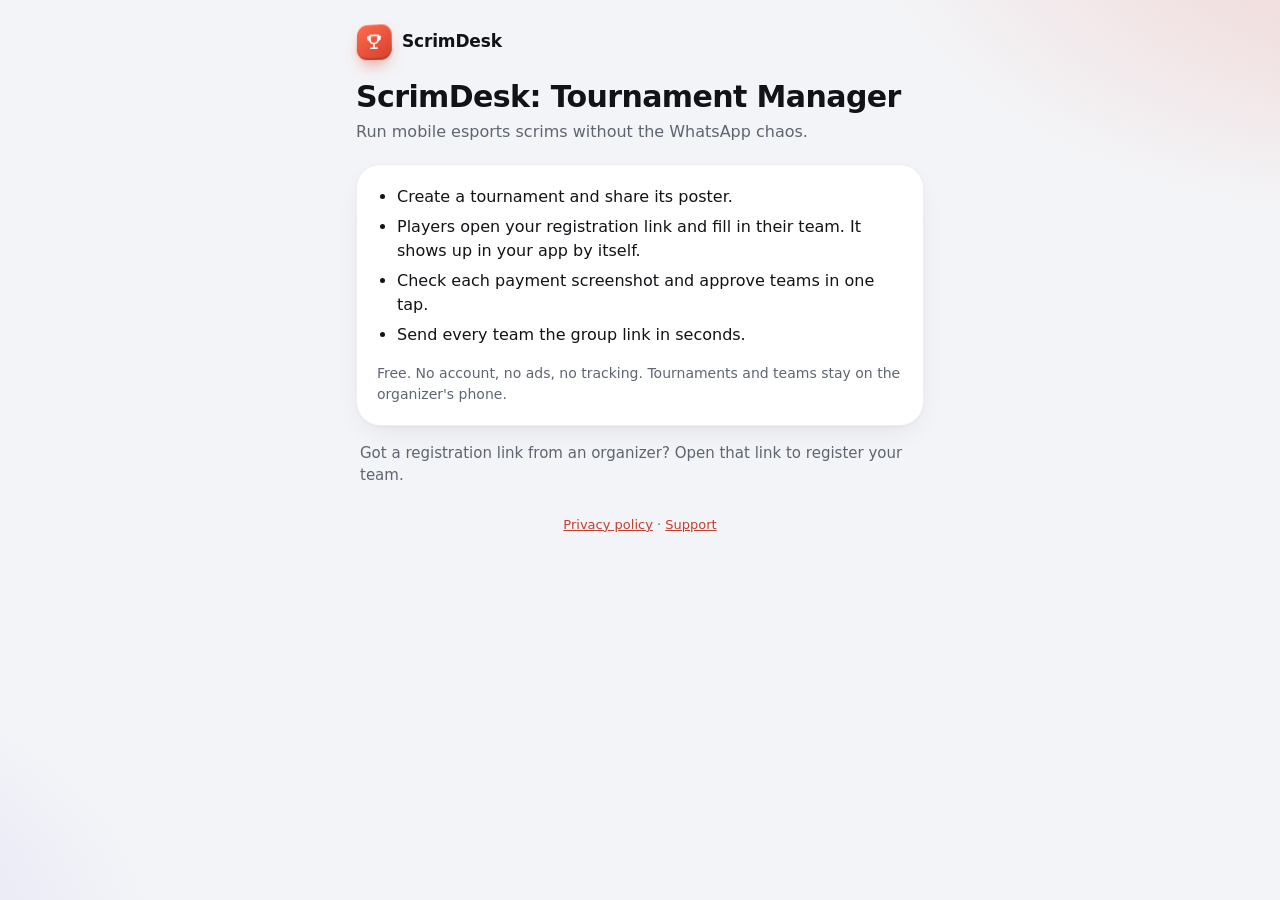
<file: index.html>
<!doctype html>
<html lang="en">
<head>
  <meta charset="utf-8">
  <meta name="viewport" content="width=device-width, initial-scale=1, viewport-fit=cover">
  <meta name="color-scheme" content="light dark">
  <title>ScrimDesk: Tournament Manager</title>
  <meta name="description" content="Run mobile esports scrims: posters, online registrations, payment checks and WhatsApp group links. Free and private.">
  <link rel="stylesheet" href="style.css?v=7">
  <script>
    // A registration link opened without the /r path still reaches the form.
    if (/[?#&][dt]=/.test(location.search + location.hash)) location.replace('r' + location.search + location.hash);
  </script>
</head>
<body>
<main>
  <div class="brand" aria-hidden="true"><span class="brand-icon"><svg viewBox="0 0 24 24" width="20" height="20" fill="none" stroke="currentColor" stroke-width="2" stroke-linecap="round" stroke-linejoin="round"><path d="M7 4h10v5a5 5 0 0 1-10 0z"/><path d="M7 5.5H4.5V7a3 3 0 0 0 3 3M17 5.5h2.5V7a3 3 0 0 1-3 3M12 14v5M8 19.5h8"/></svg></span>ScrimDesk</div>
  <h1>ScrimDesk: Tournament Manager</h1>
  <p class="muted">Run mobile esports scrims without the WhatsApp chaos.</p>

  <section class="card" style="margin-top:20px">
    <ul class="steps" style="padding-left:20px;margin:0">
      <li>Create a tournament and share its poster.</li>
      <li>Players open your registration link and fill in their team. It shows up in your app by itself.</li>
      <li>Check each payment screenshot and approve teams in one tap.</li>
      <li>Send every team the group link in seconds.</li>
    </ul>
    <p class="muted small" style="margin-top:16px">Free. No account, no ads, no tracking. Tournaments and teams stay on the organizer's phone.</p>
  </section>

  <p class="note">Got a registration link from an organizer? Open that link to register your team.</p>

  <footer><p><a href="privacy.html">Privacy policy</a> · <a href="support.html">Support</a></p></footer>
</main>
</body>
</html>
</file>
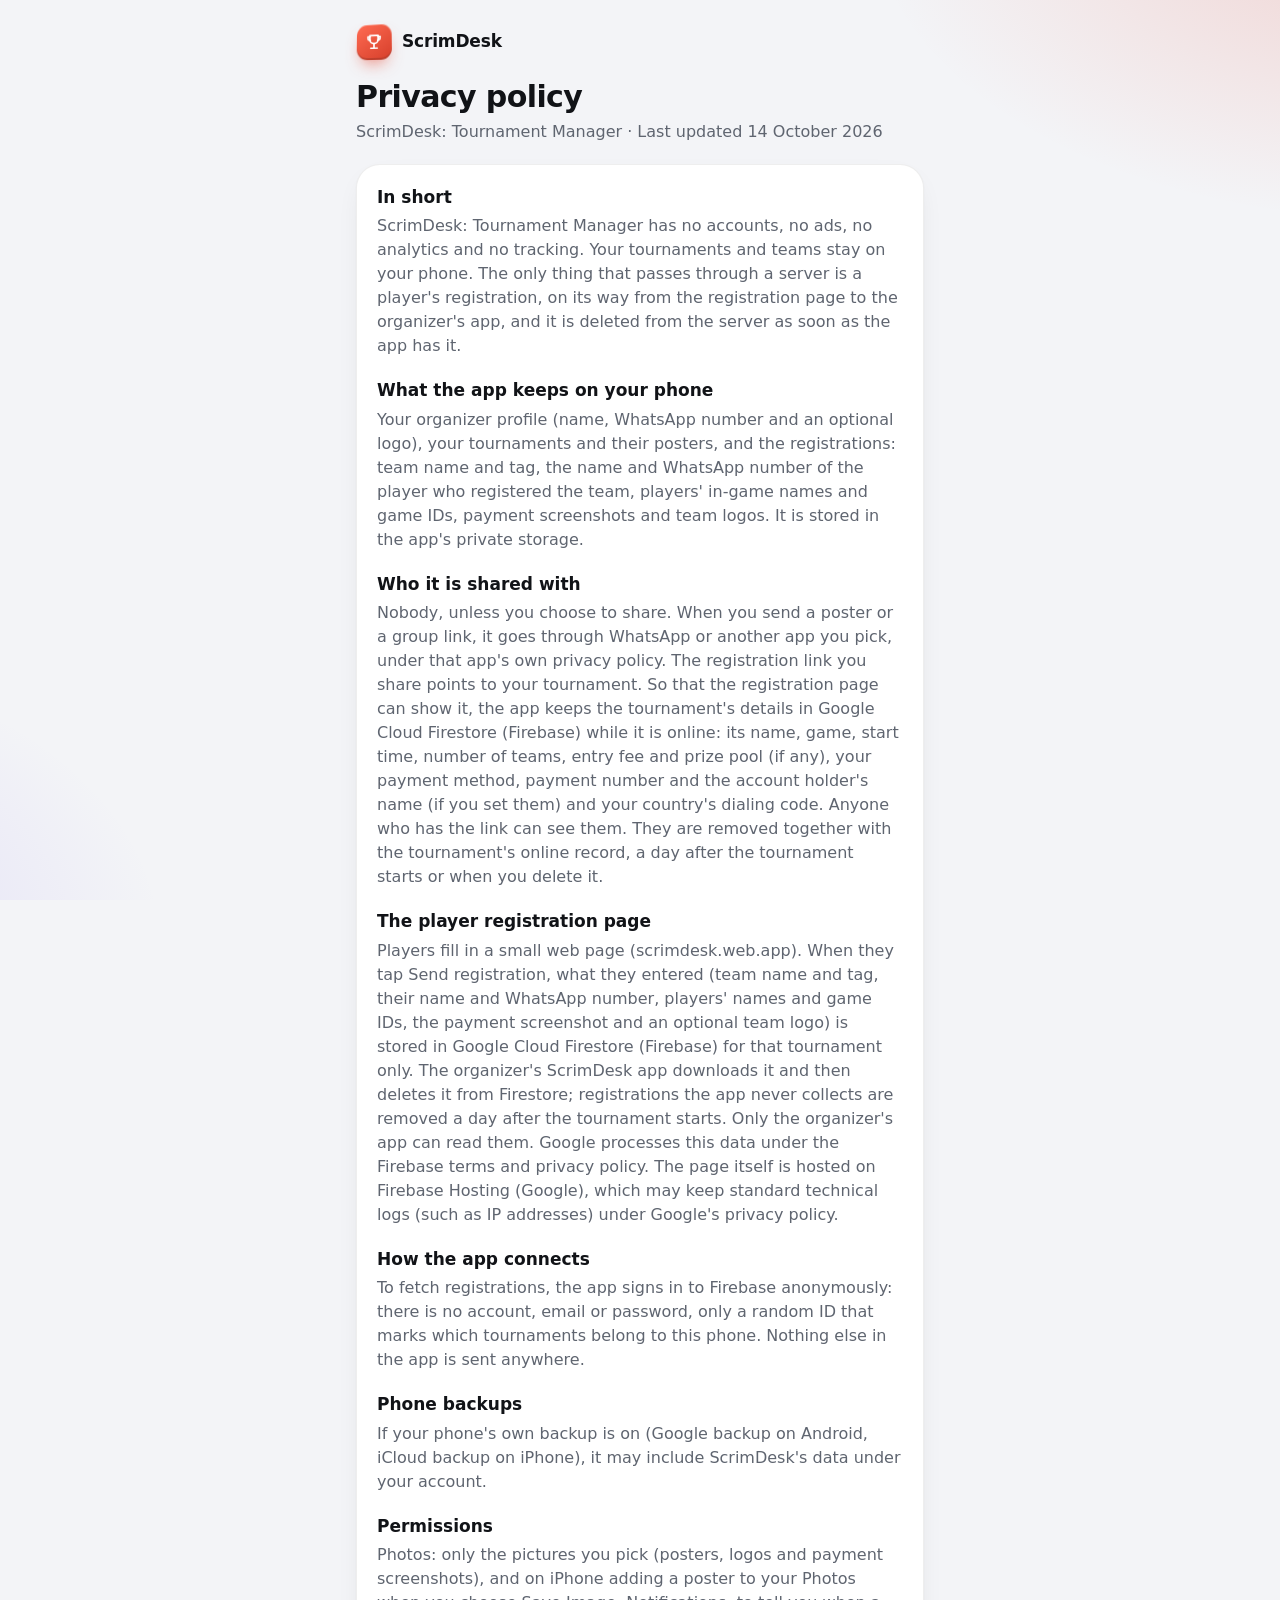
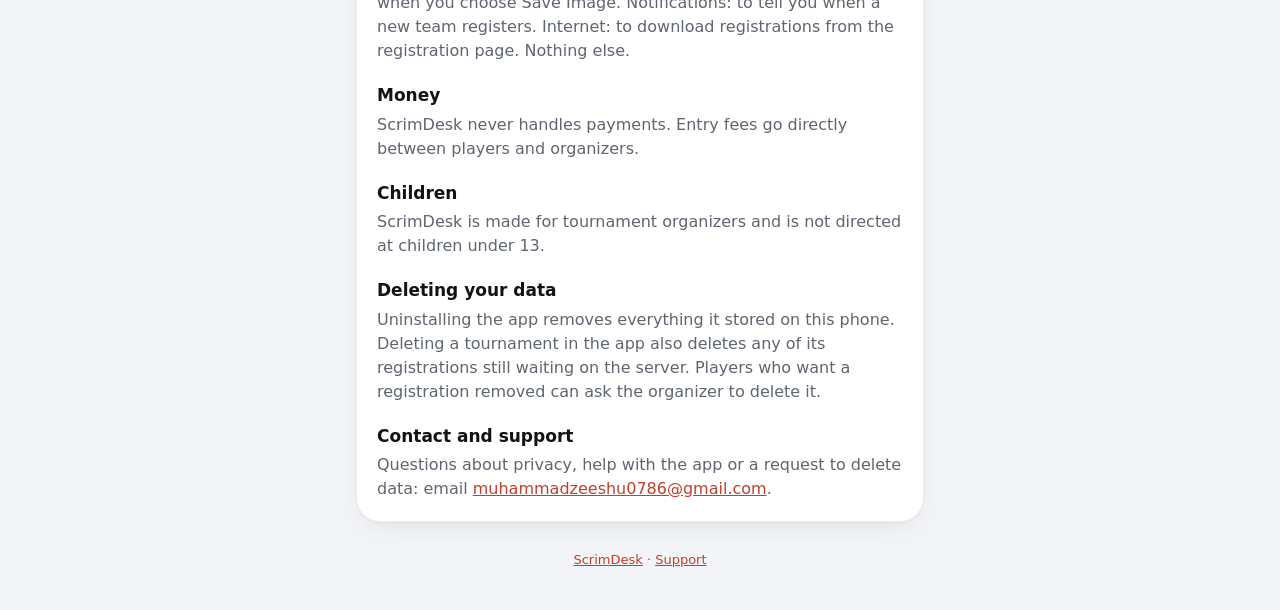
<file: privacy.html>
<!doctype html>
<html lang="en">
<head>
  <meta charset="utf-8">
  <meta name="viewport" content="width=device-width, initial-scale=1, viewport-fit=cover">
  <meta name="color-scheme" content="light dark">
  <title>Privacy policy · ScrimDesk</title>
  <link rel="stylesheet" href="style.css?v=7">
</head>
<body>
<main>
  <div class="brand" aria-hidden="true"><span class="brand-icon"><svg viewBox="0 0 24 24" width="20" height="20" fill="none" stroke="currentColor" stroke-width="2" stroke-linecap="round" stroke-linejoin="round"><path d="M7 4h10v5a5 5 0 0 1-10 0z"/><path d="M7 5.5H4.5V7a3 3 0 0 0 3 3M17 5.5h2.5V7a3 3 0 0 1-3 3M12 14v5M8 19.5h8"/></svg></span>ScrimDesk</div>
  <h1>Privacy policy</h1>
  <p class="muted">ScrimDesk: Tournament Manager · Last updated 14 October 2026</p>

  <!-- Linked from the store listings. Update it whenever the app starts handling data differently. -->
  <article class="card" style="margin-top:20px">
    <h3 style="margin-top:0">In short</h3>
    <p class="muted">ScrimDesk: Tournament Manager has no accounts, no ads, no analytics and no tracking. Your tournaments and teams stay on your phone. The only thing that passes through a server is a player's registration, on its way from the registration page to the organizer's app, and it is deleted from the server as soon as the app has it.</p>

    <h3>What the app keeps on your phone</h3>
    <p class="muted">Your organizer profile (name, WhatsApp number and an optional logo), your tournaments and their posters, and the registrations: team name and tag, the name and WhatsApp number of the player who registered the team, players' in-game names and game IDs, payment screenshots and team logos. It is stored in the app's private storage.</p>

    <h3>Who it is shared with</h3>
    <p class="muted">Nobody, unless you choose to share. When you send a poster or a group link, it goes through WhatsApp or another app you pick, under that app's own privacy policy. The registration link you share points to your tournament. So that the registration page can show it, the app keeps the tournament's details in Google Cloud Firestore (Firebase) while it is online: its name, game, start time, number of teams, entry fee and prize pool (if any), your payment method, payment number and the account holder's name (if you set them) and your country's dialing code. Anyone who has the link can see them. They are removed together with the tournament's online record, a day after the tournament starts or when you delete it.</p>

    <h3>The player registration page</h3>
    <p class="muted">Players fill in a small web page (scrimdesk.web.app). When they tap Send registration, what they entered (team name and tag, their name and WhatsApp number, players' names and game IDs, the payment screenshot and an optional team logo) is stored in Google Cloud Firestore (Firebase) for that tournament only. The organizer's ScrimDesk app downloads it and then deletes it from Firestore; registrations the app never collects are removed a day after the tournament starts. Only the organizer's app can read them. Google processes this data under the Firebase terms and privacy policy. The page itself is hosted on Firebase Hosting (Google), which may keep standard technical logs (such as IP addresses) under Google's privacy policy.</p>

    <h3>How the app connects</h3>
    <p class="muted">To fetch registrations, the app signs in to Firebase anonymously: there is no account, email or password, only a random ID that marks which tournaments belong to this phone. Nothing else in the app is sent anywhere.</p>

    <h3>Phone backups</h3>
    <p class="muted">If your phone's own backup is on (Google backup on Android, iCloud backup on iPhone), it may include ScrimDesk's data under your account.</p>

    <h3>Permissions</h3>
    <p class="muted">Photos: only the pictures you pick (posters, logos and payment screenshots), and on iPhone adding a poster to your Photos when you choose Save Image. Notifications: to tell you when a new team registers. Internet: to download registrations from the registration page. Nothing else.</p>

    <h3>Money</h3>
    <p class="muted">ScrimDesk never handles payments. Entry fees go directly between players and organizers.</p>

    <h3>Children</h3>
    <p class="muted">ScrimDesk is made for tournament organizers and is not directed at children under 13.</p>

    <h3>Deleting your data</h3>
    <p class="muted">Uninstalling the app removes everything it stored on this phone. Deleting a tournament in the app also deletes any of its registrations still waiting on the server. Players who want a registration removed can ask the organizer to delete it.</p>

    <h3>Contact and support</h3>
    <p class="muted">Questions about privacy, help with the app or a request to delete data: email <a href="mailto:muhammadzeeshu0786@gmail.com">muhammadzeeshu0786@gmail.com</a>.</p>
  </article>

  <footer><p><a href="./">ScrimDesk</a> · <a href="support.html">Support</a></p></footer>
</main>
</body>
</html>
</file>
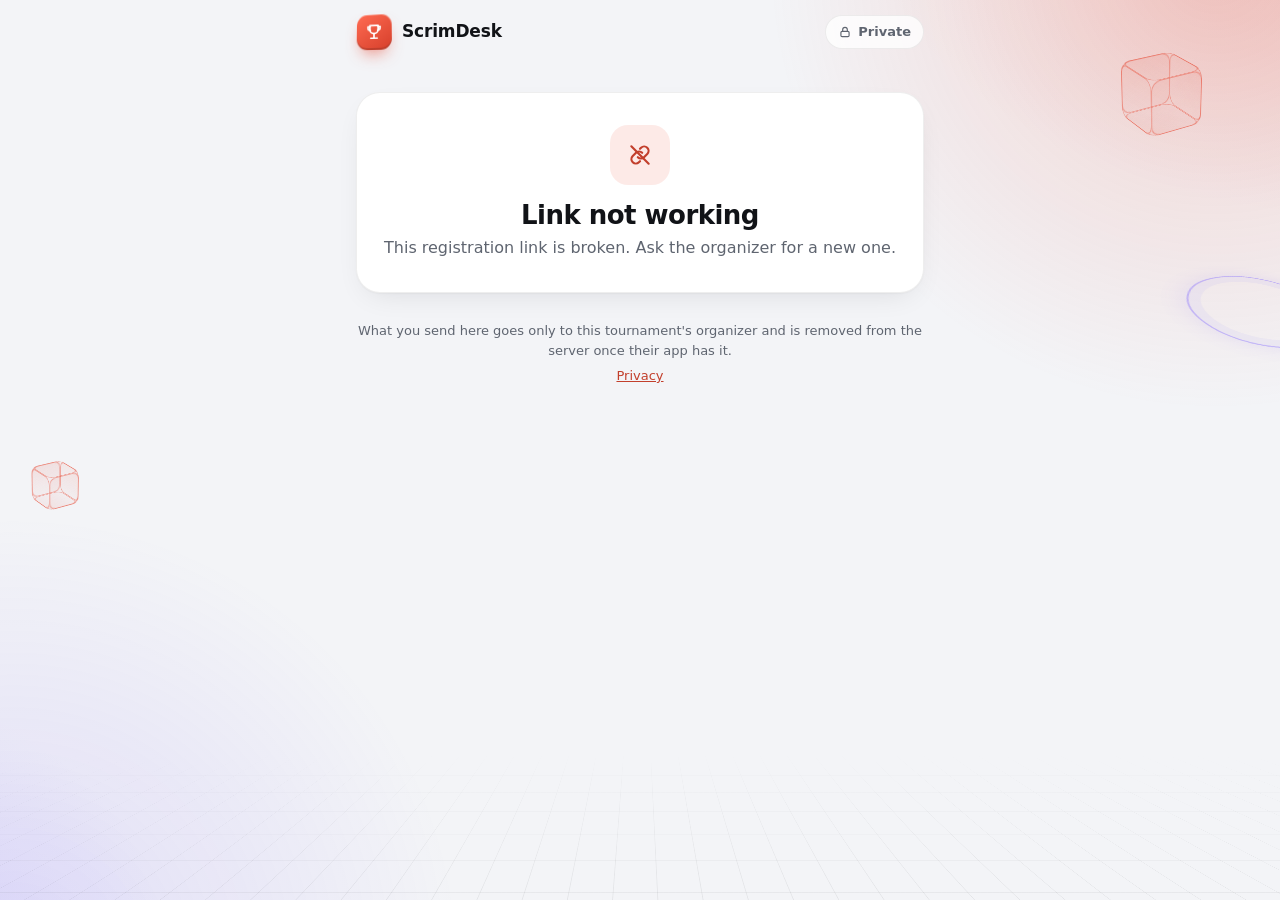
<file: r.html>
<!doctype html>
<html lang="en">
<head>
  <meta charset="utf-8">
  <meta name="viewport" content="width=device-width, initial-scale=1, viewport-fit=cover">
  <meta name="referrer" content="no-referrer">
  <meta name="robots" content="noindex">
  <meta name="color-scheme" content="light dark">
  <meta name="theme-color" content="#f3f4f7" media="(prefers-color-scheme: light)">
  <meta name="theme-color" content="#0b0c10" media="(prefers-color-scheme: dark)">
  <title>Tournament registration</title>
  <link rel="stylesheet" href="style.css?v=7">
  <script>document.documentElement.classList.add('js');</script>
</head>
<body>
<!-- Background: drifting light, a moving grid floor and slowly turning 3D shapes. Decoration only. -->
<div class="scene" aria-hidden="true">
  <div class="blob blob-a"></div>
  <div class="blob blob-b"></div>
  <div class="floor"><div class="grid"></div></div>
  <div class="float float-1" data-depth="0.18"><div class="cube"><i></i><i></i><i></i><i></i><i></i><i></i></div></div>
  <div class="float float-2" data-depth="0.38"><div class="cube cube-small"><i></i><i></i><i></i><i></i><i></i><i></i></div></div>
  <div class="float float-3" data-depth="0.1"><div class="ring"></div></div>
</div>

<header class="topbar">
  <div class="brand">
    <span class="brand-icon" aria-hidden="true">
      <svg viewBox="0 0 24 24" width="20" height="20" fill="none" stroke="currentColor" stroke-width="2" stroke-linecap="round" stroke-linejoin="round"><path d="M7 4h10v5a5 5 0 0 1-10 0z"/><path d="M7 5.5H4.5V7a3 3 0 0 0 3 3M17 5.5h2.5V7a3 3 0 0 1-3 3M12 14v5M8 19.5h8"/></svg>
    </span>
    ScrimDesk
  </div>
  <span class="badge-private">
    <svg viewBox="0 0 24 24" width="14" height="14" fill="none" stroke="currentColor" stroke-width="2" stroke-linecap="round" stroke-linejoin="round" aria-hidden="true"><rect x="5" y="11" width="14" height="9" rx="2"/><path d="M8 11V8a4 4 0 0 1 8 0v3"/></svg>
    Private
  </span>
</header>

<main>
  <!-- Short links: the tournament is loading from the server -->
  <section id="loading" class="loading" hidden>
    <div class="ticket-skeleton" aria-hidden="true"><i></i><i></i><i></i></div>
    <p class="muted" role="status">Loading tournament&hellip;</p>
  </section>

  <!-- Short links: the tournament couldn't be loaded -->
  <section id="offline" class="card state" hidden>
    <span class="state-icon" aria-hidden="true">
      <svg viewBox="0 0 24 24" width="26" height="26" fill="none" stroke="currentColor" stroke-width="2" stroke-linecap="round" stroke-linejoin="round"><path d="M2 8.8a15 15 0 0 1 4.2-2.6M10 5.1A15 15 0 0 1 22 8.8M5 12.4a10 10 0 0 1 3.4-2M15.7 10.6A10 10 0 0 1 19 12.4M8.5 16a5 5 0 0 1 7 0M12 20h.01M3 3l18 18"/></svg>
    </span>
    <h1>Couldn't load the tournament</h1>
    <p class="muted">Check your internet connection and try again.</p>
    <button type="button" class="button primary retry" id="retry">Try again</button>
  </section>

  <!-- Shown when the link can't be read -->
  <section id="broken" class="card state" hidden>
    <span class="state-icon" aria-hidden="true">
      <svg viewBox="0 0 24 24" width="26" height="26" fill="none" stroke="currentColor" stroke-width="2" stroke-linecap="round" stroke-linejoin="round"><path d="M10 14a4 4 0 0 0 5.7 0l3-3a4 4 0 0 0-5.7-5.7l-1 1"/><path d="M14 10a4 4 0 0 0-5.7 0l-3 3a4 4 0 0 0 5.7 5.7l1-1"/><path d="M4 4l16 16"/></svg>
    </span>
    <h1>Link not working</h1>
    <p class="muted" id="broken-text">This registration link is broken. Ask the organizer for a new one.</p>
  </section>

  <!-- The organizer's app closed registrations (full, started or deleted) -->
  <section id="closed" class="card state" hidden>
    <span class="state-icon" aria-hidden="true">
      <svg viewBox="0 0 24 24" width="26" height="26" fill="none" stroke="currentColor" stroke-width="2" stroke-linecap="round" stroke-linejoin="round"><rect x="5" y="11" width="14" height="9" rx="2"/><path d="M8 11V8a4 4 0 0 1 8 0v3"/></svg>
    </span>
    <h1>Registrations are closed</h1>
    <p class="muted" id="closed-text">This tournament isn't taking registrations right now. Ask the organizer if there's still a slot.</p>
  </section>

  <!-- Registration form -->
  <section id="register" hidden>
    <div class="ticket-wrap">
      <article class="ticket" id="ticket" aria-labelledby="name">
        <div class="ticket-bg" aria-hidden="true"></div>
        <div class="ticket-top">
          <span class="pill">
            <svg viewBox="0 0 24 24" width="15" height="15" fill="none" stroke="currentColor" stroke-width="2" stroke-linecap="round" stroke-linejoin="round" aria-hidden="true"><rect x="2.5" y="6.5" width="19" height="11" rx="5.5"/><path d="M7.5 10.5v3M6 12h3"/><circle cx="15.5" cy="11" r=".9" fill="currentColor"/><circle cx="17.5" cy="13" r=".9" fill="currentColor"/></svg>
            <span id="game"></span>
          </span>
          <span class="live"><i aria-hidden="true"></i>Registration open</span>
        </div>
        <h1 id="name"></h1>
        <div class="ticket-cut" aria-hidden="true"></div>
        <div class="facts">
          <div class="fact" id="prize-fact"><span>Prize pool</span><b id="prize"></b></div>
          <div class="fact" id="fee-fact"><span>Entry fee</span><b id="fee"></b></div>
          <div class="fact fact-teams"><span id="teams-label">Teams</span><b id="teams"></b><em class="slots-left" id="slots-left" hidden></em></div>
        </div>
        <div class="slots" id="slots" hidden><i id="slots-fill"></i></div>
        <p class="ticket-note" id="full-note" hidden></p>
      </article>
    </div>

    <nav class="stepper" aria-label="Form sections">
      <ol>
        <li><a href="#step-team" data-step="team"><span class="dot">1</span><span class="step-label">Team</span></a></li>
        <li><a href="#step-you" data-step="you"><span class="dot">2</span><span class="step-label">You</span></a></li>
        <li><a href="#step-players" data-step="players"><span class="dot">3</span><span class="step-label">Players</span></a></li>
        <li><a href="#step-pay" data-step="pay"><span class="dot">4</span><span class="step-label">Payment</span></a></li>
      </ol>
      <div class="stepper-bar" aria-hidden="true"><i id="progress"></i></div>
    </nav>

    <form id="form" novalidate>
      <section class="card step reveal" id="step-team" aria-labelledby="team-title">
        <header class="step-head">
          <span class="step-num" aria-hidden="true">1</span>
          <div>
            <h2 id="team-title">Your team</h2>
            <p>How your team shows up for the organizer.</p>
          </div>
        </header>
        <div class="field">
          <label for="team">Team name <span class="req" aria-hidden="true">*</span></label>
          <input id="team" type="text" maxlength="32" autocomplete="off" autocapitalize="words" required aria-describedby="team-error" placeholder="e.g. Phoenix Esports">
          <p class="error" id="team-error" aria-live="polite"></p>
        </div>
        <div class="field">
          <label for="tag">Team tag <span class="optional">Optional</span></label>
          <input id="tag" type="text" maxlength="6" autocomplete="off" autocapitalize="characters" placeholder="e.g. PHX">
        </div>
        <div class="field">
          <span class="label" id="logo-label">Team logo <span class="optional">Optional</span></span>
          <div class="logo-row">
            <label class="logo-tile" for="logo">
              <input id="logo" type="file" accept="image/*" aria-labelledby="logo-label">
              <img id="logo-preview" alt="" hidden>
              <span id="logo-plus" aria-hidden="true">
                <svg viewBox="0 0 24 24" width="24" height="24" fill="none" stroke="currentColor" stroke-width="2" stroke-linecap="round"><path d="M12 5v14M5 12h14"/></svg>
              </span>
            </label>
            <span class="muted small" id="logo-text">Square images look best.</span>
            <button type="button" class="secondary small-button" id="logo-remove" hidden>Remove</button>
          </div>
        </div>
      </section>

      <section class="card step reveal" id="step-you" aria-labelledby="you-title">
        <header class="step-head">
          <span class="step-num" aria-hidden="true">2</span>
          <div>
            <h2 id="you-title">You</h2>
            <p>The player registering the team.</p>
          </div>
        </header>
        <div class="field">
          <label for="person">Your name <span class="req" aria-hidden="true">*</span></label>
          <input id="person" type="text" maxlength="40" autocomplete="name" autocapitalize="words" required aria-describedby="person-error">
          <p class="error" id="person-error" aria-live="polite"></p>
        </div>
        <div class="field">
          <label for="wa">Your WhatsApp <span class="req" aria-hidden="true">*</span></label>
          <div class="prefixed" id="wa-box">
            <button type="button" class="cc" id="cc-button" aria-haspopup="dialog">
              <span class="cc-flag" id="cc-flag" aria-hidden="true"></span>
              <span id="dial"></span>
              <svg viewBox="0 0 24 24" width="16" height="16" fill="none" stroke="currentColor" stroke-width="2" stroke-linecap="round" stroke-linejoin="round" aria-hidden="true"><path d="M6 9l6 6 6-6"/></svg>
            </button>
            <input id="wa" type="tel" inputmode="tel" autocomplete="tel-national" required aria-describedby="wa-hint wa-error">
          </div>
          <p class="hint" id="wa-hint">The organizer sends the group link to this number.</p>
          <p class="error" id="wa-error" aria-live="polite"></p>
        </div>
      </section>

      <section class="card step reveal" id="step-players" aria-labelledby="players-title">
        <header class="step-head">
          <span class="step-num" aria-hidden="true">3</span>
          <div>
            <h2 id="players-title">Players <span class="optional">Optional</span></h2>
            <p>In-game name and UID for each player, up to 6.</p>
          </div>
        </header>
        <div id="players" class="players"></div>
        <button type="button" class="add-row" id="add-player">
          <svg viewBox="0 0 24 24" width="18" height="18" fill="none" stroke="currentColor" stroke-width="2" stroke-linecap="round" aria-hidden="true"><path d="M12 5v14M5 12h14"/></svg>
          Add player
        </button>
      </section>

      <section class="card step reveal" id="step-pay" aria-labelledby="pay-title">
        <header class="step-head">
          <span class="step-num" aria-hidden="true">4</span>
          <div>
            <h2 id="pay-title">Payment</h2>
            <p>Pay the entry fee, then add the screenshot.</p>
          </div>
        </header>
        <div id="pay-info">
          <div class="pay">
            <div class="pay-text">
              <span class="pay-method" id="method"></span>
              <b id="number"></b>
              <span class="pay-holder" id="holder" hidden></span>
            </div>
            <button type="button" class="copy" id="copy" aria-label="Copy payment number">
              <svg viewBox="0 0 24 24" width="16" height="16" fill="none" stroke="currentColor" stroke-width="2" stroke-linecap="round" stroke-linejoin="round" aria-hidden="true"><rect x="8" y="8" width="12" height="12" rx="2.5"/><path d="M16 8V6a2 2 0 0 0-2-2H6a2 2 0 0 0-2 2v8a2 2 0 0 0 2 2h2"/></svg>
              <span id="copy-label">Copy</span>
            </button>
          </div>
        </div>
        <span class="label shot-label" id="shot-label">Payment screenshot <span class="req" aria-hidden="true">*</span></span>
        <label class="drop" id="drop" for="shot">
          <input id="shot" type="file" accept="image/*" aria-labelledby="shot-label" aria-describedby="shot-error shot-hint">
          <span class="drop-icon" aria-hidden="true">
            <svg viewBox="0 0 24 24" width="26" height="26" fill="none" stroke="currentColor" stroke-width="2" stroke-linecap="round" stroke-linejoin="round"><rect x="3.5" y="4" width="17" height="16" rx="3"/><circle cx="9" cy="9.5" r="1.6"/><path d="M20.5 15.5l-4.5-4.5-8.5 9"/></svg>
          </span>
          <img id="preview" alt="Your payment screenshot" hidden>
          <span id="drop-text"><b id="drop-title">Upload screenshot</b><span class="drop-sub" id="shot-hint">Only the organizer of this tournament sees it.</span></span>
        </label>
        <p class="error" id="shot-error" aria-live="polite"></p>
      </section>

      <div class="submit reveal">
        <button type="submit" class="button primary" id="send">
          <span class="spinner" aria-hidden="true"></span>
          <span id="send-label">Send registration</span>
          <svg class="send-arrow" viewBox="0 0 24 24" width="20" height="20" fill="none" stroke="currentColor" stroke-width="2.2" stroke-linecap="round" stroke-linejoin="round" aria-hidden="true"><path d="M5 12h14M13 6l6 6-6 6"/></svg>
        </button>
        <p class="error" id="send-error" aria-live="polite"></p>
        <p class="fine">The organizer checks your payment. Once your team is approved, you get the group link on WhatsApp.</p>
      </div>
    </form>
  </section>

  <!-- Done -->
  <section id="done" class="card done" hidden>
    <div class="done-badge" aria-hidden="true">
      <div class="coin">
        <svg viewBox="0 0 24 24" width="46" height="46" fill="none" stroke="#fff" stroke-width="2.6" stroke-linecap="round" stroke-linejoin="round"><path d="M5 12.5l4.5 4.5L19 7.5"/></svg>
      </div>
    </div>
    <h2>You're registered!</h2>
    <p class="muted" id="done-text">The organizer will check your payment. Once your team is approved, you'll get the group link on WhatsApp.</p>
    <p class="done-count" id="done-count" hidden></p>
  </section>

  <footer>
    <p>What you send here goes only to this tournament's organizer and is removed from the server once their app has it.</p>
    <p><a href="privacy.html">Privacy</a></p>
  </footer>
</main>

<!-- WhatsApp country code: same countries and search as the app's picker -->
<dialog id="cc-dialog" class="sheet" aria-labelledby="cc-title">
  <div class="grabber" aria-hidden="true"></div>
  <div class="sheet-head">
    <h2 id="cc-title">Country code</h2>
    <button type="button" class="icon-button" id="cc-close" aria-label="Close">
      <svg viewBox="0 0 24 24" width="20" height="20" fill="none" stroke="currentColor" stroke-width="2" stroke-linecap="round" aria-hidden="true"><path d="M6 6l12 12M18 6L6 18"/></svg>
    </button>
  </div>
  <div class="search">
    <svg viewBox="0 0 24 24" width="18" height="18" fill="none" stroke="currentColor" stroke-width="2" stroke-linecap="round" aria-hidden="true"><circle cx="11" cy="11" r="6.5"/><path d="M20 20l-4.2-4.2"/></svg>
    <input id="cc-search" type="search" placeholder="Search country or code" autocomplete="off" aria-label="Search country or code" aria-controls="cc-list">
  </div>
  <ul id="cc-list" class="cc-list" role="listbox" aria-labelledby="cc-title"></ul>
  <p class="cc-empty" id="cc-empty" hidden>No country matches.</p>
</dialog>

<div class="confetti" id="confetti" aria-hidden="true"></div>
<script src="countries.js?v=7"></script>
<script src="r.js?v=7"></script>
</body>
</html>
</file>
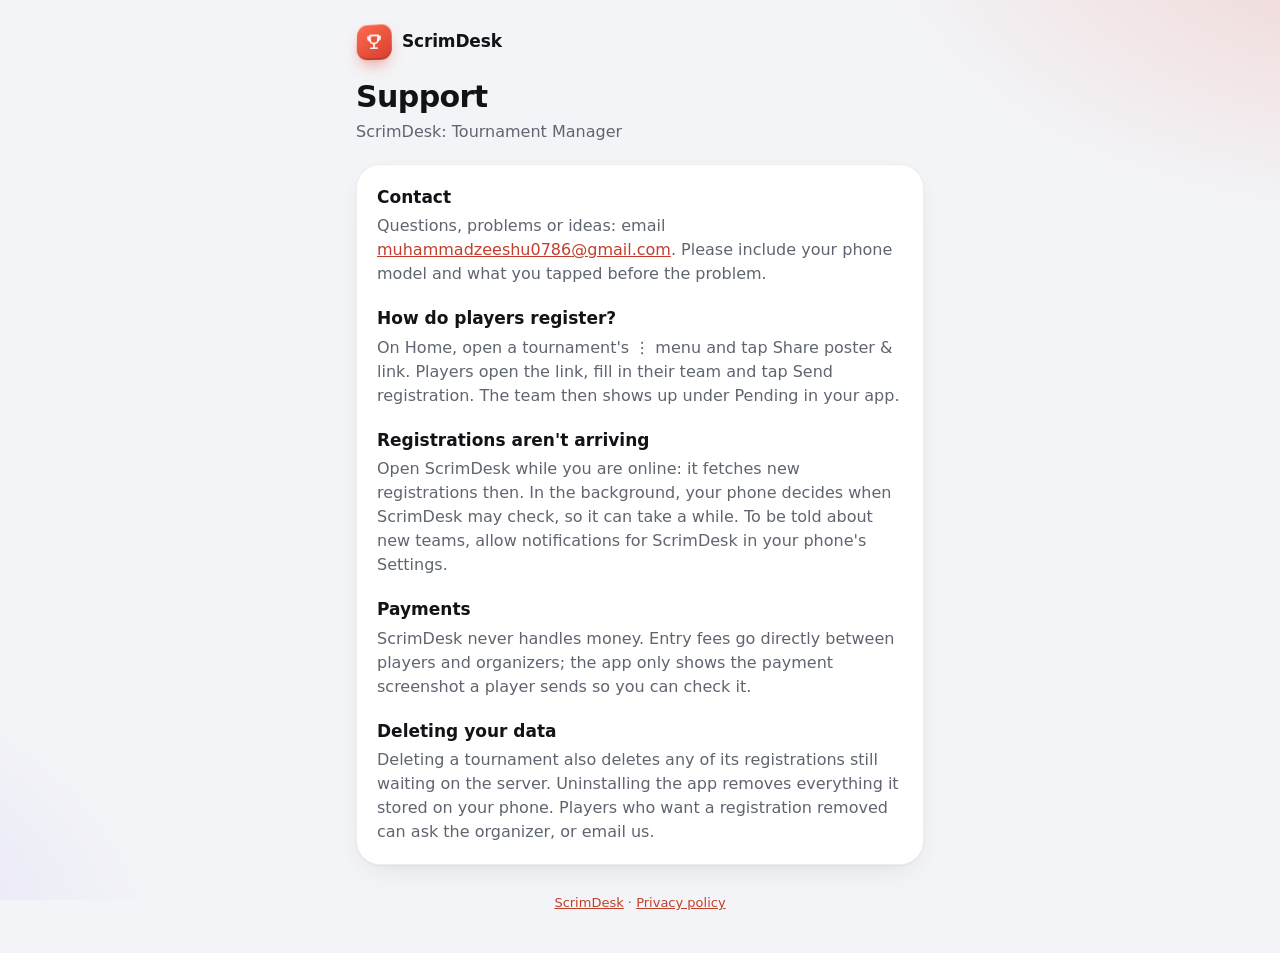
<file: support.html>
<!doctype html>
<html lang="en">
<head>
  <meta charset="utf-8">
  <meta name="viewport" content="width=device-width, initial-scale=1, viewport-fit=cover">
  <meta name="color-scheme" content="light dark">
  <title>Support · ScrimDesk</title>
  <link rel="stylesheet" href="style.css?v=7">
</head>
<body>
<main>
  <div class="brand" aria-hidden="true"><span class="brand-icon"><svg viewBox="0 0 24 24" width="20" height="20" fill="none" stroke="currentColor" stroke-width="2" stroke-linecap="round" stroke-linejoin="round"><path d="M7 4h10v5a5 5 0 0 1-10 0z"/><path d="M7 5.5H4.5V7a3 3 0 0 0 3 3M17 5.5h2.5V7a3 3 0 0 1-3 3M12 14v5M8 19.5h8"/></svg></span>ScrimDesk</div>
  <h1>Support</h1>
  <p class="muted">ScrimDesk: Tournament Manager</p>

  <!-- The Support URL in the store listings. Keep the contact email working. -->
  <article class="card" style="margin-top:20px">
    <h3 style="margin-top:0">Contact</h3>
    <p class="muted">Questions, problems or ideas: email <a href="mailto:muhammadzeeshu0786@gmail.com">muhammadzeeshu0786@gmail.com</a>. Please include your phone model and what you tapped before the problem.</p>

    <h3>How do players register?</h3>
    <p class="muted">On Home, open a tournament's ⋮ menu and tap Share poster &amp; link. Players open the link, fill in their team and tap Send registration. The team then shows up under Pending in your app.</p>

    <h3>Registrations aren't arriving</h3>
    <p class="muted">Open ScrimDesk while you are online: it fetches new registrations then. In the background, your phone decides when ScrimDesk may check, so it can take a while. To be told about new teams, allow notifications for ScrimDesk in your phone's Settings.</p>

    <h3>Payments</h3>
    <p class="muted">ScrimDesk never handles money. Entry fees go directly between players and organizers; the app only shows the payment screenshot a player sends so you can check it.</p>

    <h3>Deleting your data</h3>
    <p class="muted">Deleting a tournament also deletes any of its registrations still waiting on the server. Uninstalling the app removes everything it stored on your phone. Players who want a registration removed can ask the organizer, or email us.</p>
  </article>

  <footer><p><a href="./">ScrimDesk</a> · <a href="privacy.html">Privacy policy</a></p></footer>
</main>
</body>
</html>
</file>
<file: style.css>
/* ScrimDesk player pages. Same palette as the apps (coral highlights, ink text), with depth and motion.
   Motion only moves transform and opacity, and it switches off with prefers-reduced-motion. */
:root {
  --bg: #f3f4f7;
  --card: #fff;
  --card-border: rgba(17, 19, 23, .07);
  --text: #111317;
  --text-2: #5f6570;
  --fill: #f0f1f4;
  --field: #f5f6f8;
  --input-border: rgba(17, 19, 23, .14);
  --ink: #111317;
  --on-ink: #fff;
  --coral: #e8533f;
  --coral-2: #ff8a3d;
  --violet: #7b61ff;
  --coral-text: #c23f2c;
  --coral-tint: rgba(232, 83, 63, .12);
  --success: #1b7f46;
  --success-tint: rgba(27, 127, 70, .12);
  --shadow-1: 0 1px 2px rgba(17, 19, 23, .04), 0 10px 30px -12px rgba(17, 19, 23, .12);
  --shadow-2: 0 2px 6px rgba(17, 19, 23, .06), 0 30px 60px -20px rgba(17, 19, 23, .28);
  --glass: rgba(255, 255, 255, .78);
  --grid-line: rgba(17, 19, 23, .08);
  --shape-edge: rgba(232, 83, 63, .5);
  --shape-face: rgba(232, 83, 63, .08);
  --blob-a: rgba(232, 83, 63, .22);
  --blob-b: rgba(123, 97, 255, .16);
  --r-card: 24px;
  --r-field: 14px;
  --ease: cubic-bezier(.2, .8, .2, 1);
}

@media (prefers-color-scheme: dark) {
  :root {
    --bg: #0b0c10;
    --card: #15171d;
    --card-border: rgba(255, 255, 255, .07);
    --text: #f2f3f5;
    --text-2: #9aa0aa;
    --fill: #1f2229;
    --field: #1a1d23;
    --input-border: rgba(255, 255, 255, .16);
    --ink: #f2f3f5;
    --on-ink: #111317;
    --coral-text: #ff7a66;
    --coral-tint: rgba(232, 83, 63, .18);
    --success: #3dbe74;
    --success-tint: rgba(61, 190, 116, .16);
    --shadow-1: 0 1px 0 rgba(255, 255, 255, .03) inset, 0 16px 36px -16px rgba(0, 0, 0, .7);
    --shadow-2: 0 30px 60px -20px rgba(0, 0, 0, .8);
    --glass: rgba(21, 23, 29, .78);
    --grid-line: rgba(255, 255, 255, .07);
    --shape-edge: rgba(255, 122, 102, .55);
    --shape-face: rgba(232, 83, 63, .1);
    --blob-a: rgba(232, 83, 63, .26);
    --blob-b: rgba(123, 97, 255, .22);
  }
}

* { box-sizing: border-box; }

html { -webkit-text-size-adjust: 100%; }

body {
  margin: 0;
  min-height: 100vh;
  background:
    radial-gradient(900px 520px at 110% -10%, var(--blob-a), transparent 60%),
    radial-gradient(700px 480px at -20% 105%, var(--blob-b), transparent 60%),
    var(--bg);
  background-attachment: fixed;
  color: var(--text);
  font: 16px/1.5 system-ui, -apple-system, "Segoe UI", Roboto, sans-serif;
  font-variant-numeric: tabular-nums;
  -webkit-tap-highlight-color: transparent;
  overflow-x: hidden;
  overflow-x: clip;
}

main {
  position: relative;
  max-width: 600px;
  margin: 0 auto;
  padding: 8px 16px calc(40px + env(safe-area-inset-bottom));
}

h1 { font-size: 30px; line-height: 1.12; letter-spacing: -.02em; margin: 0 0 6px; }
h2 { font-size: 20px; line-height: 1.25; letter-spacing: -.01em; margin: 0; }
h3 { font-size: 17px; margin: 20px 0 4px; }
p { margin: 0; }
a { color: var(--coral-text); }

.muted { color: var(--text-2); }
.small { font-size: 14px; }
.note { margin: 16px 4px; font-size: 15px; color: var(--text-2); }
[hidden] { display: none !important; }

/* ---- Background scene ---- */

.scene { position: fixed; inset: 0; z-index: -1; overflow: hidden; pointer-events: none; }
.blob { position: absolute; width: 70vmax; height: 70vmax; border-radius: 50%; }
.blob-a { top: -38vmax; right: -30vmax; background: radial-gradient(closest-side, var(--blob-a), transparent); }
.blob-b { bottom: -40vmax; left: -34vmax; background: radial-gradient(closest-side, var(--blob-b), transparent); }

.floor { position: absolute; left: -50%; right: -50%; bottom: -6vh; height: 55vh; perspective: 420px; }
.grid {
  position: absolute; inset: 0;
  background-image: linear-gradient(var(--grid-line) 1px, transparent 1px), linear-gradient(90deg, var(--grid-line) 1px, transparent 1px);
  background-size: 52px 52px;
  transform: rotateX(68deg);
  transform-origin: 50% 100%;
  -webkit-mask-image: linear-gradient(to top, #000 0%, transparent 85%);
  mask-image: linear-gradient(to top, #000 0%, transparent 85%);
}

.float { position: absolute; perspective: 700px; will-change: transform; }
.float-1 { top: 64px; right: 7vw; }
.float-2 { top: 52vh; left: 3vw; }
.float-3 { top: 26vh; right: -56px; }

.cube { --s: 58px; position: relative; width: var(--s); height: var(--s); transform-style: preserve-3d; transform: rotateX(-24deg) rotateY(32deg); }
.cube-small { --s: 34px; }
.cube i {
  position: absolute; inset: 0; border-radius: 10px;
  border: 1.5px solid var(--shape-edge);
  background: linear-gradient(140deg, var(--shape-face), transparent);
}
.cube-small i { border-radius: 7px; }
.cube i:nth-child(1) { transform: translateZ(calc(var(--s) / 2)); }
.cube i:nth-child(2) { transform: rotateY(180deg) translateZ(calc(var(--s) / 2)); }
.cube i:nth-child(3) { transform: rotateY(90deg) translateZ(calc(var(--s) / 2)); }
.cube i:nth-child(4) { transform: rotateY(-90deg) translateZ(calc(var(--s) / 2)); }
.cube i:nth-child(5) { transform: rotateX(90deg) translateZ(calc(var(--s) / 2)); }
.cube i:nth-child(6) { transform: rotateX(-90deg) translateZ(calc(var(--s) / 2)); }

.ring {
  width: 150px; height: 150px; border-radius: 50%;
  border: 2px solid rgba(123, 97, 255, .4);
  box-shadow: inset 0 0 0 12px rgba(123, 97, 255, .06), 0 0 30px rgba(123, 97, 255, .12);
  transform: rotateX(64deg) rotateY(12deg);
}

/* ---- Top bar ---- */

.topbar {
  max-width: 600px; margin: 0 auto;
  padding: calc(14px + env(safe-area-inset-top)) 16px 10px;
  display: flex; align-items: center; justify-content: space-between; gap: 12px;
}
.brand { display: flex; align-items: center; gap: 10px; font-weight: 700; font-size: 17px; letter-spacing: -.01em; }
main > .brand { margin: 16px 0 20px; }
.brand-icon {
  width: 36px; height: 36px; border-radius: 11px; flex: none;
  display: grid; place-items: center; color: #fff; font-size: 18px;
  background: linear-gradient(145deg, #ff6b52, #d63f2b);
  box-shadow: inset 0 1px 0 rgba(255, 255, 255, .35), inset 0 -2px 0 rgba(0, 0, 0, .15), 0 8px 16px -6px rgba(232, 83, 63, .7);
  transform: perspective(240px) rotateX(10deg) rotateY(-14deg);
}
.badge-private {
  display: inline-flex; align-items: center; gap: 6px; padding: 6px 12px; border-radius: 999px;
  font-size: 13px; font-weight: 600; color: var(--text-2);
  background: var(--glass); border: 1px solid var(--card-border);
}

/* ---- Cards ---- */

.card {
  background: var(--card);
  border: 1px solid var(--card-border);
  border-radius: var(--r-card);
  box-shadow: var(--shadow-1);
  padding: 20px;
}

.state { margin-top: 24px; text-align: center; padding: 32px 22px; }
.retry { margin-top: 20px; }

/* Short links: a ticket-shaped placeholder while the tournament loads */
.loading { margin-top: 6px; text-align: center; font-size: 14px; }
.ticket-skeleton {
  position: relative; height: 210px; margin-bottom: 16px; border-radius: 28px; overflow: hidden;
  background: linear-gradient(160deg, #1f2129, #0d0e12); box-shadow: 0 34px 60px -26px rgba(17, 19, 23, .5);
}
.ticket-skeleton i { position: absolute; left: 20px; height: 14px; border-radius: 8px; background: rgba(255, 255, 255, .1); }
.ticket-skeleton i:nth-child(1) { top: 22px; width: 120px; height: 32px; border-radius: 999px; }
.ticket-skeleton i:nth-child(2) { top: 80px; width: 62%; height: 30px; }
.ticket-skeleton i:nth-child(3) { top: 142px; right: 20px; height: 48px; border-radius: 14px; }
.ticket-skeleton::after {
  content: ""; position: absolute; inset: 0;
  background: linear-gradient(100deg, transparent 30%, rgba(255, 255, 255, .07) 50%, transparent 70%);
  transform: translateX(-100%);
}
.state h1 { font-size: 26px; }
.state-icon {
  width: 60px; height: 60px; margin: 0 auto 16px; border-radius: 18px;
  display: grid; place-items: center; color: var(--coral-text); background: var(--coral-tint);
}

/* ---- Tournament ticket (tilts in 3D with the pointer or the phone) ---- */

.ticket-wrap { perspective: 1100px; margin-top: 6px; }
.ticket {
  position: relative; color: #fff; border-radius: 28px; padding: 22px 20px 20px;
  transform: rotateX(var(--rx, 0deg)) rotateY(var(--ry, 0deg));
  transform-style: preserve-3d;
}
.ticket-bg {
  position: absolute; inset: 0; border-radius: inherit; overflow: hidden;
  background:
    radial-gradient(120% 90% at 100% 0%, rgba(232, 83, 63, .62), transparent 55%),
    radial-gradient(90% 80% at 0% 100%, rgba(123, 97, 255, .42), transparent 60%),
    linear-gradient(160deg, #1f2129, #0d0e12);
  box-shadow: 0 34px 60px -26px rgba(17, 19, 23, .65), inset 0 1px 0 rgba(255, 255, 255, .1);
}
.ticket-bg::after {
  content: ""; position: absolute; inset: 0;
  background: radial-gradient(circle at var(--mx, 30%) var(--my, 0%), rgba(255, 255, 255, .2), transparent 45%);
}
.ticket > :not(.ticket-bg) { position: relative; }
.ticket-top { display: flex; align-items: center; justify-content: space-between; gap: 8px; transform: translateZ(26px); }
.ticket h1 { margin: 16px 0 6px; font-size: 30px; overflow-wrap: anywhere; transform: translateZ(44px); text-shadow: 0 6px 24px rgba(0, 0, 0, .35); }
.ticket-cut { height: 0; margin: 18px -20px 16px; border-top: 1.5px dashed rgba(255, 255, 255, .18); }
/* The prize gets its own row; fee and registered share the next one (or fill it alone). */
.facts { display: grid; grid-template-columns: repeat(auto-fit, minmax(118px, 1fr)); gap: 8px; transform: translateZ(34px); }
.fact {
  min-width: 0; padding: 10px 12px; border-radius: 14px;
  background: rgba(255, 255, 255, .07); border: 1px solid rgba(255, 255, 255, .09);
}
#prize-fact {
  grid-column: 1 / -1; display: flex; align-items: center; justify-content: space-between; gap: 12px;
  background: linear-gradient(120deg, rgba(232, 83, 63, .28), rgba(255, 138, 61, .1));
  border-color: rgba(255, 138, 61, .3);
}
.fact span { display: block; font-size: 11px; font-weight: 600; letter-spacing: .06em; text-transform: uppercase; color: rgba(255, 255, 255, .62); }
.fact b { display: block; margin-top: 2px; font-size: 18px; overflow-wrap: anywhere; }
#prize-fact b { margin: 0; font-size: 24px; letter-spacing: -.01em; text-align: right; color: #ffd9c2; }
/* Alone on its row (no prize or fee): "12 slots left" on the right. */
.fact-teams { position: relative; }
.slots-left {
  position: absolute; right: 12px; top: 50%; transform: translateY(-50%);
  padding: 5px 11px; border-radius: 999px; font-style: normal; font-size: 13px; font-weight: 600;
  color: #ffd9c2; background: rgba(232, 83, 63, .22); border: 1px solid rgba(255, 138, 61, .3);
}
.slots { height: 6px; margin-top: 14px; border-radius: 999px; background: rgba(255, 255, 255, .12); overflow: hidden; transform: translateZ(20px); }
.slots i {
  display: block; height: 100%; width: 0; border-radius: inherit;
  background: linear-gradient(90deg, var(--coral), var(--coral-2));
  box-shadow: 0 0 14px rgba(255, 138, 61, .8);
  transition: width 1.1s var(--ease);
}
.ticket-note { margin-top: 12px; font-size: 13px; color: rgba(255, 255, 255, .72); }

.pill {
  display: inline-flex; align-items: center; gap: 7px; padding: 6px 12px; border-radius: 999px;
  font-weight: 600; font-size: 14px; color: #fff;
  background: rgba(255, 255, 255, .1); border: 1px solid rgba(255, 255, 255, .14);
}
.live {
  display: inline-flex; align-items: center; gap: 7px; padding: 6px 11px; border-radius: 999px;
  font-size: 12px; font-weight: 600; color: #a6f0c6; background: rgba(61, 190, 116, .14);
}
.live i { width: 7px; height: 7px; border-radius: 50%; background: #3dbe74; }

/* ---- Step bar (sticky) ---- */

.stepper {
  position: sticky; top: calc(8px + env(safe-area-inset-top)); z-index: 5;
  margin: 18px 0 14px; padding: 6px;
  border-radius: 18px; border: 1px solid var(--card-border);
  background: var(--card);
  box-shadow: var(--shadow-1);
}
@supports ((-webkit-backdrop-filter: blur(1px)) or (backdrop-filter: blur(1px))) {
  .stepper { background: var(--glass); -webkit-backdrop-filter: saturate(1.6) blur(16px); backdrop-filter: saturate(1.6) blur(16px); }
}
.stepper ol { list-style: none; margin: 0; padding: 0; display: grid; grid-template-columns: repeat(4, 1fr); gap: 4px; }
.stepper a {
  display: flex; align-items: center; justify-content: center; gap: 6px; min-height: 40px; padding: 0 4px;
  border-radius: 13px; color: var(--text-2); text-decoration: none; font-size: 13px; font-weight: 600;
  transition: background .25s, color .25s;
}
.stepper a.current { background: var(--fill); color: var(--text); }
.stepper .dot {
  position: relative; flex: none; width: 21px; height: 21px; border-radius: 50%;
  display: grid; place-items: center; font-size: 11.5px; font-weight: 700;
  color: var(--text-2); background: var(--fill); border: 1px solid var(--input-border);
  transition: background .3s, color .3s, border-color .3s, transform .4s var(--ease);
}
.stepper a.current .dot { color: var(--on-ink); background: var(--ink); border-color: var(--ink); }
.stepper a.done .dot { color: transparent; background: var(--success); border-color: var(--success); transform: rotateY(360deg); }
.stepper a.done .dot::after {
  content: ""; position: absolute; width: 9px; height: 5px; margin-top: -2px;
  border: solid #fff; border-width: 0 0 2px 2px; transform: rotate(-45deg);
}
.stepper-bar { height: 3px; margin: 6px 8px 2px; border-radius: 999px; background: var(--fill); overflow: hidden; }
.stepper-bar i { display: block; height: 100%; width: 0; border-radius: inherit; background: linear-gradient(90deg, var(--coral), var(--coral-2)); transition: width .6s var(--ease); }
@media (max-width: 360px) {
  .stepper a:not(.current) .step-label { display: none; }
}

/* ---- Form sections ---- */

.step + .step, .step + .submit { margin-top: 14px; }
.step, input, .drop { scroll-margin-top: 110px; }
.step-head { display: flex; align-items: center; gap: 12px; margin-bottom: 18px; }
.step-head p { margin-top: 2px; font-size: 14px; color: var(--text-2); }
.step-head h2 { font-size: 19px; }
.step-num {
  flex: none; width: 38px; height: 38px; border-radius: 12px;
  display: grid; place-items: center; font-weight: 800; font-size: 16px; color: #fff;
  background: linear-gradient(145deg, #2c2f38, #111317);
  box-shadow: inset 0 1px 0 rgba(255, 255, 255, .14), inset 0 -2px 0 rgba(0, 0, 0, .25), 0 8px 14px -8px rgba(17, 19, 23, .6);
  transform: perspective(200px) rotateX(8deg) rotateY(-10deg);
  transition: background .4s, transform .6s var(--ease);
}
@media (prefers-color-scheme: dark) {
  .step-num { background: linear-gradient(145deg, #ff6b52, #c83a27); box-shadow: inset 0 1px 0 rgba(255, 255, 255, .25), inset 0 -2px 0 rgba(0, 0, 0, .2), 0 8px 16px -8px rgba(232, 83, 63, .7); }
}
.step.complete .step-num { background: linear-gradient(145deg, #3dd68c, #1b7f46); transform: perspective(200px) rotateY(350deg); }

.field + .field { margin-top: 18px; }
label, .label { display: block; margin: 0 0 8px 2px; font-size: 14px; font-weight: 600; color: var(--text); }
.req { color: var(--coral); }
.optional {
  display: inline-block; margin-left: 6px; padding: 2px 8px; border-radius: 999px; vertical-align: 2px;
  font-size: 11.5px; font-weight: 600; letter-spacing: .01em; color: var(--text-2); background: var(--fill);
}
.hint { font-size: 13px; color: var(--text-2); margin: 6px 0 0 4px; }
.error { color: var(--coral-text); font-size: 13px; font-weight: 500; margin: 6px 0 0 4px; }
.error:empty { display: none; }

input[type=text], input[type=tel], input[type=search] {
  width: 100%; min-height: 52px; padding: 0 16px;
  border: 1.5px solid transparent; border-radius: var(--r-field);
  background: var(--field); color: var(--text); font: inherit; font-size: 16px;
  transition: border-color .2s, box-shadow .2s, background .2s;
  -webkit-appearance: none; appearance: none;
}
input::placeholder { color: var(--text-2); opacity: .7; }
input:hover { border-color: var(--input-border); }
input:focus { outline: none; border-color: var(--coral); background: var(--card); box-shadow: 0 0 0 4px var(--coral-tint); }
input[aria-invalid=true] { border-color: var(--coral); }

.prefixed {
  display: flex; align-items: stretch; border: 1.5px solid transparent; border-radius: var(--r-field);
  background: var(--field); transition: border-color .2s, box-shadow .2s, background .2s;
}
.prefixed:hover { border-color: var(--input-border); }
.prefixed:focus-within { border-color: var(--coral); background: var(--card); box-shadow: 0 0 0 4px var(--coral-tint); }
.prefixed.invalid { border-color: var(--coral); }
.prefixed input, .prefixed input:hover, .prefixed input:focus { border: 0; background: transparent; box-shadow: none; min-width: 0; }
.cc {
  flex: none; display: inline-flex; align-items: center; gap: 6px; min-height: 52px; padding: 0 10px 0 14px;
  border: 0; border-right: 1px solid var(--input-border); border-radius: var(--r-field) 0 0 var(--r-field);
  background: transparent; color: var(--text); font: 600 16px/1 system-ui, -apple-system, "Segoe UI", Roboto, sans-serif; cursor: pointer;
}
.cc:hover { background: var(--fill); }
.cc svg { color: var(--text-2); }
.cc-flag { font-size: 20px; line-height: 1; }
.cc-flag:empty { display: none; }

.players { display: grid; gap: 10px; counter-reset: player; }
.player { display: grid; grid-template-columns: 30px 1.2fr 1fr; gap: 8px; align-items: center; }
.player::before {
  counter-increment: player; content: counter(player);
  width: 30px; height: 30px; border-radius: 10px; display: grid; place-items: center;
  font-size: 13px; font-weight: 700; color: var(--text-2); background: var(--fill);
}
.player input { min-height: 48px; padding: 0 12px; }
.add-row {
  display: flex; align-items: center; justify-content: center; gap: 8px; width: 100%; min-height: 48px; margin-top: 12px;
  border: 1.5px dashed var(--input-border); border-radius: var(--r-field); background: transparent;
  color: var(--text); font: 600 15px/1 system-ui, -apple-system, "Segoe UI", Roboto, sans-serif; cursor: pointer;
  transition: border-color .2s, background .2s, color .2s;
}
.add-row:hover { border-color: var(--coral); color: var(--coral-text); background: var(--coral-tint); }

.logo-row { display: flex; align-items: center; gap: 14px; }
.logo-row .muted { flex: 1; min-width: 0; }
.logo-tile {
  position: relative; flex: none; width: 72px; height: 72px; margin: 0; border-radius: 20px; overflow: hidden;
  display: grid; place-items: center; color: var(--text-2); cursor: pointer;
  background: var(--field); border: 1.5px dashed var(--input-border);
  transition: transform .3s var(--ease), border-color .2s, color .2s;
}
.logo-tile:hover { border-color: var(--coral); color: var(--coral-text); transform: perspective(300px) rotateX(8deg) rotateY(-8deg); }
.logo-tile:focus-within { outline: 2px solid var(--coral); outline-offset: 2px; }
.logo-tile input, .drop input { position: absolute; width: 1px; height: 1px; opacity: 0; }
.logo-tile img { width: 100%; height: 100%; object-fit: cover; }
.logo-tile:has(img:not([hidden])) { border-style: solid; }

/* Payment: a small wallet card */
.pay {
  position: relative; overflow: hidden; display: flex; align-items: center; gap: 12px; padding: 16px 16px 16px 18px; border-radius: 20px;
  color: #fff; background: linear-gradient(135deg, #e8533f 0%, #f26b3c 55%, #ff9a4d 100%);
  box-shadow: inset 0 1px 0 rgba(255, 255, 255, .3), 0 18px 30px -16px rgba(232, 83, 63, .8);
}
.pay::before, .pay::after { content: ""; position: absolute; border-radius: 50%; background: rgba(255, 255, 255, .12); pointer-events: none; }
.pay::before { width: 170px; height: 170px; right: -60px; top: -90px; }
.pay::after { width: 110px; height: 110px; right: 40px; bottom: -80px; }
.pay-text { position: relative; flex: 1; min-width: 0; }
.pay-method { display: block; font-size: 13px; font-weight: 600; color: rgba(255, 255, 255, .86); }
.pay b { display: block; margin-top: 2px; font-size: 22px; letter-spacing: .02em; overflow-wrap: anywhere; }
.pay-holder { display: block; margin-top: 4px; font-size: 13px; font-weight: 600; color: rgba(255, 255, 255, .9); overflow-wrap: anywhere; }
.copy {
  position: relative; display: inline-flex; align-items: center; gap: 6px; min-height: 40px; padding: 0 14px;
  border-radius: 999px; border: 1px solid rgba(255, 255, 255, .4); background: rgba(255, 255, 255, .18);
  color: #fff; font: 600 14px/1 system-ui, -apple-system, "Segoe UI", Roboto, sans-serif; cursor: pointer;
}
.copy:hover { background: rgba(255, 255, 255, .28); }
.shot-label { margin-top: 18px; }
#pay-info[hidden] + .shot-label { margin-top: 0; }

.drop {
  position: relative; display: flex; flex-direction: column; align-items: center; justify-content: center; gap: 10px;
  min-height: 172px; padding: 20px; border-radius: 20px; text-align: center; cursor: pointer;
  border: 1.5px dashed var(--input-border); background: var(--field);
  transition: border-color .2s, background .2s;
}
.drop:hover { border-color: var(--coral); background: var(--coral-tint); }
.drop:focus-within { border-color: var(--coral); box-shadow: 0 0 0 4px var(--coral-tint); }
.drop.invalid { border-color: var(--coral); }
.drop.has-image { border-style: solid; border-color: var(--success); background: var(--success-tint); }
.drop.has-image .drop-icon { display: none; }
.drop-icon {
  width: 56px; height: 56px; border-radius: 18px; display: grid; place-items: center;
  color: var(--coral); background: var(--card); box-shadow: var(--shadow-1);
}
.drop img { max-width: 100%; max-height: 300px; border-radius: 14px; box-shadow: var(--shadow-2); }
#drop-text b { display: block; font-size: 16px; }
.drop-sub { display: block; margin-top: 2px; font-size: 13px; color: var(--text-2); }

/* ---- Buttons ---- */

.button, .secondary {
  display: inline-flex; align-items: center; justify-content: center; gap: 8px;
  min-height: 52px; padding: 0 24px; border-radius: 999px; border: 0;
  font: 600 17px/1 system-ui, -apple-system, "Segoe UI", Roboto, sans-serif; cursor: pointer; text-decoration: none;
}
.secondary { background: var(--card); color: var(--text); border: 1px solid var(--input-border); }
.small-button { min-height: 40px; padding: 0 16px; font-size: 14px; }
.primary {
  position: relative; overflow: hidden; width: 100%; min-height: 58px; font-weight: 700;
  color: #fff; background: linear-gradient(135deg, #f2614b, #d63f2b);
  box-shadow: inset 0 1px 0 rgba(255, 255, 255, .3), inset 0 -3px 0 rgba(0, 0, 0, .16), 0 16px 30px -12px rgba(232, 83, 63, .75);
  transition: transform .15s var(--ease), box-shadow .15s var(--ease), filter .2s;
}
.primary::before {
  content: ""; position: absolute; top: 0; bottom: 0; left: -60%; width: 40%;
  background: linear-gradient(100deg, transparent, rgba(255, 255, 255, .38), transparent);
  transform: skewX(-20deg);
}
.primary:hover { filter: brightness(1.05); }
.primary:active { transform: translateY(2px) scale(.99); box-shadow: inset 0 1px 0 rgba(255, 255, 255, .25), inset 0 -1px 0 rgba(0, 0, 0, .16), 0 8px 16px -10px rgba(232, 83, 63, .8); }
.primary:disabled { cursor: default; filter: saturate(.7); }
.primary .spinner { display: none; width: 18px; height: 18px; border-radius: 50%; border: 2.5px solid rgba(255, 255, 255, .35); border-top-color: #fff; }
.primary.loading .spinner { display: inline-block; }
.primary.loading .send-arrow { display: none; }
.icon-button {
  display: grid; place-items: center; width: 40px; height: 40px; border-radius: 50%; border: 0;
  background: var(--fill); color: var(--text); cursor: pointer;
}
button:focus-visible, .button:focus-visible, a:focus-visible, .cc:focus-visible { outline: 2px solid var(--coral); outline-offset: 2px; }

.submit { padding: 8px 2px 0; }
.submit .error { text-align: center; }
.fine { margin: 14px 8px 0; text-align: center; font-size: 13px; color: var(--text-2); }

/* ---- Done ---- */

.done { margin-top: 24px; text-align: center; padding: 36px 24px 32px; }
.done h2 { font-size: 26px; margin-bottom: 8px; }
.done-badge { width: 104px; height: 104px; margin: 0 auto 20px; perspective: 600px; }
.coin {
  width: 100%; height: 100%; border-radius: 50%; display: grid; place-items: center;
  background: linear-gradient(145deg, #45dc93, #1b7f46);
  box-shadow: inset 0 3px 0 rgba(255, 255, 255, .35), inset 0 -5px 0 rgba(0, 0, 0, .18), 0 22px 40px -14px rgba(27, 127, 70, .75);
}
.coin svg path { stroke-dasharray: 24; stroke-dashoffset: 0; }
.done-count {
  display: inline-block; margin-top: 18px; padding: 8px 16px; border-radius: 999px;
  font-weight: 700; color: var(--success); background: var(--success-tint);
}

.confetti { position: fixed; inset: 0; z-index: 30; overflow: hidden; pointer-events: none; perspective: 700px; }
.confetti i { position: absolute; top: -24px; border-radius: 2px; }

/* ---- Country code sheet ---- */

dialog.sheet {
  width: 100%; max-width: 520px; max-height: min(82vh, 680px); height: min(82vh, 680px);
  margin: auto auto 0; padding: 0; border: 0; border-radius: 28px 28px 0 0;
  background: var(--card); color: var(--text); box-shadow: var(--shadow-2);
  flex-direction: column; overflow: hidden;
}
dialog.sheet[open] { display: flex; }
dialog.sheet::backdrop { background: rgba(8, 9, 12, .5); }
@media (min-width: 640px) {
  dialog.sheet { margin: auto; border-radius: 24px; height: min(76vh, 640px); }
  .grabber { display: none; }
}
.grabber { width: 40px; height: 5px; margin: 10px auto 0; border-radius: 999px; background: var(--input-border); flex: none; }
.sheet-head { display: flex; align-items: center; justify-content: space-between; padding: 14px 16px 10px 22px; flex: none; }
.search { position: relative; margin: 0 16px 8px; flex: none; }
.search svg { position: absolute; left: 14px; top: 50%; transform: translateY(-50%); color: var(--text-2); }
.search input { padding-left: 42px; }
.search input::-webkit-search-cancel-button { -webkit-appearance: none; }
.cc-list {
  list-style: none; margin: 0; padding: 4px 8px calc(16px + env(safe-area-inset-bottom));
  overflow-y: auto; flex: 1; overscroll-behavior: contain;
}
.cc-list button {
  width: 100%; display: flex; align-items: center; gap: 14px; min-height: 52px; padding: 0 14px;
  border: 0; border-radius: 14px; background: transparent; color: var(--text); text-align: left; cursor: pointer;
  font: 16px/1.3 system-ui, -apple-system, "Segoe UI", Roboto, sans-serif;
}
.cc-list button:hover { background: var(--fill); }
.cc-list button[aria-selected=true] { background: var(--coral-tint); font-weight: 600; }
.cc-list .flag { width: 28px; flex: none; font-size: 22px; text-align: center; }
.cc-list .name { flex: 1; min-width: 0; overflow: hidden; text-overflow: ellipsis; white-space: nowrap; }
.cc-list .code { color: var(--text-2); }
.cc-empty { padding: 28px; text-align: center; color: var(--text-2); }

/* ---- Other pages ---- */

ol.steps, ul.steps { padding-left: 20px; margin: 12px 0 0; }
.steps li + li { margin-top: 6px; }

footer { margin-top: 28px; text-align: center; font-size: 13px; color: var(--text-2); }
footer p + p { margin-top: 6px; }

/* ---- Motion ---- */

.js .reveal { opacity: 0; transform: perspective(1000px) rotateX(12deg) translateY(30px) scale(.98); transform-origin: 50% 0; }
.js .reveal.in { opacity: 1; transform: none; transition: opacity .7s var(--ease), transform .9s var(--ease); }

@media (prefers-reduced-motion: no-preference) {
  html { scroll-behavior: smooth; }
  .blob-a { animation: drift 20s ease-in-out infinite alternate; }
  .blob-b { animation: drift 26s ease-in-out infinite alternate-reverse; }
  .grid { animation: grid-run 5s linear infinite; }
  .cube { animation: spin 18s linear infinite; }
  .cube-small { animation-duration: 12s; animation-direction: reverse; }
  .ring { animation: tumble 16s linear infinite; }
  .ticket-wrap { animation: rise 1s var(--ease) both, hover 7s 1s ease-in-out infinite alternate; }
  .live i { animation: pulse 1.8s ease-out infinite; }
  .primary::before { animation: shimmer 3.4s ease-in-out 1.2s infinite; }
  .primary.loading .spinner { animation: turn .8s linear infinite; }
  .drop-icon { animation: bob 3.2s ease-in-out infinite; }
  .player { animation: pop .4s var(--ease) both; }
  .state, .done { animation: rise .8s var(--ease) both; }
  .coin { animation: coin 1.2s var(--ease) both; }
  .coin svg path { stroke-dashoffset: 24; animation: draw .5s 1s var(--ease) forwards; }
  .done-count { animation: pop .5s 1.3s var(--ease) both; }
  .confetti i { animation: fall linear forwards; }
  .ticket-skeleton::after { animation: sweep 1.4s ease-in-out infinite; }
  dialog.sheet[open] { animation: sheet-up .38s var(--ease); }
  dialog.sheet[open]::backdrop { animation: fade .3s ease; }
  @media (min-width: 640px) { dialog.sheet[open] { animation: zoom-in .3s var(--ease); } }
}

@keyframes drift { to { transform: translate3d(-6vmax, 5vmax, 0) scale(1.08); } }
@keyframes grid-run { from { background-position: 0 0; } to { background-position: 0 52px; } }
@keyframes spin { from { transform: rotateX(-24deg) rotateY(0deg); } to { transform: rotateX(336deg) rotateY(360deg); } }
@keyframes tumble { from { transform: rotateX(64deg) rotateY(12deg) rotateZ(0deg); } to { transform: rotateX(64deg) rotateY(12deg) rotateZ(360deg); } }
@keyframes rise { from { opacity: 0; transform: perspective(1000px) rotateX(18deg) translateY(36px) scale(.96); } to { opacity: 1; transform: none; } }
@keyframes hover { from { transform: translateY(0); } to { transform: translateY(-6px); } }
@keyframes pulse { 0% { box-shadow: 0 0 0 0 rgba(61, 190, 116, .6); } 100% { box-shadow: 0 0 0 9px rgba(61, 190, 116, 0); } }
@keyframes shimmer { 0% { left: -60%; } 55%, 100% { left: 130%; } }
@keyframes turn { to { transform: rotate(360deg); } }
@keyframes bob { 0%, 100% { transform: translateY(0) rotateX(0deg); } 50% { transform: translateY(-5px) rotateX(12deg); } }
@keyframes pop { from { opacity: 0; transform: translateY(8px) scale(.97); } to { opacity: 1; transform: none; } }
@keyframes coin { 0% { opacity: 0; transform: rotateY(-540deg) scale(.3); } 55% { opacity: 1; } 100% { transform: rotateY(0deg) scale(1); } }
@keyframes draw { to { stroke-dashoffset: 0; } }
@keyframes fall {
  0% { opacity: 1; transform: translate3d(0, 0, 0) rotateX(0deg) rotateY(0deg); }
  85% { opacity: 1; }
  100% { opacity: 0; transform: translate3d(var(--drift, 0px), 105vh, 0) rotateX(var(--spin, 720deg)) rotateY(var(--spin, 720deg)); }
}
@keyframes sheet-up { from { transform: translateY(100%); } to { transform: none; } }
@keyframes zoom-in { from { opacity: 0; transform: scale(.94); } to { opacity: 1; transform: none; } }
@keyframes fade { from { opacity: 0; } to { opacity: 1; } }
@keyframes sweep { to { transform: translateX(100%); } }

@media (prefers-reduced-motion: reduce) {
  .js .reveal { opacity: 1; transform: none; }
  .ticket { transform: none !important; }
}
</file>
